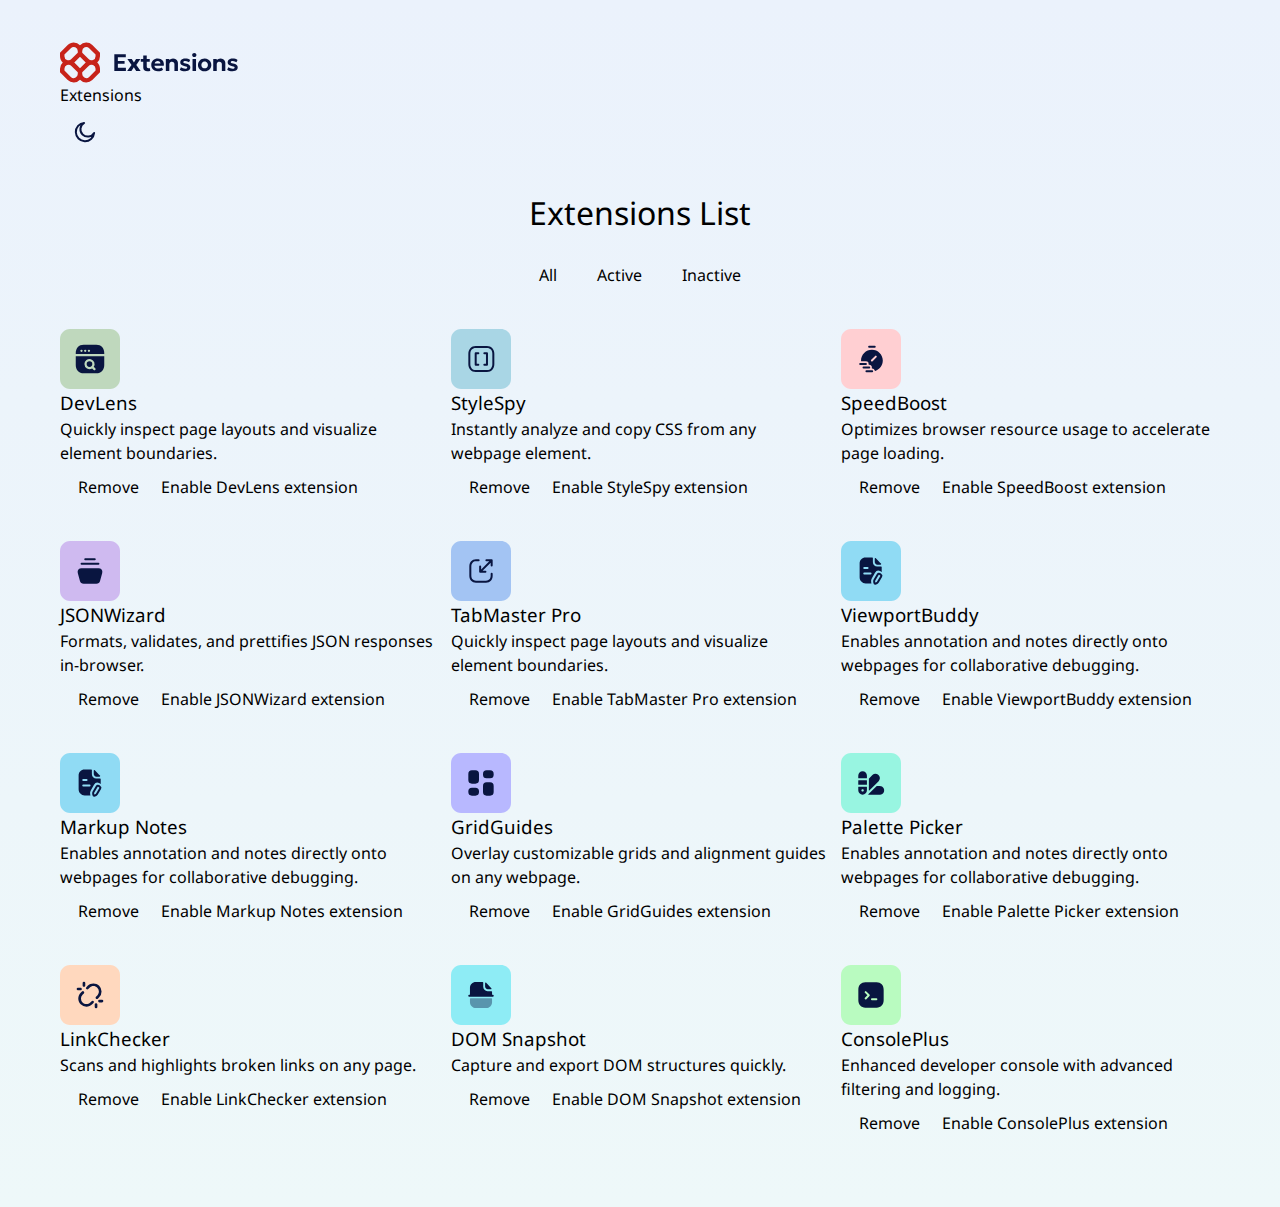
<file: index.html>
<!DOCTYPE html>
<html lang="en">
<head>
  <meta charset="UTF-8">
  <meta name="viewport" content="width=device-width, initial-scale=1.0">

  <link rel="icon" type="image/svg" sizes="32x32" href="./assets/images/site-logo.svg">
  
  <title>Browser extensions manager</title>

  <link rel="stylesheet" href="./styles/index.css">
  <link rel="stylesheet" href="./styles/components.css">
  <link rel="stylesheet" href="./styles/home.css">
</head>
<body class="container">
  <header class="header shadow-400">
      <div>
        <img src="./assets/images/logo.svg" alt="Extensions Manager Logo">
        <p class="fs-700 semibold">Extensions</p>
      </div>

      <button
        role="switch"
        class="toggle theme" 
        type="button"

        aria-label="Set current theme to dark mode"
        aria-checked="false"
      >
        <svg id="light" aria-hidden="true" aria xmlns="http://www.w3.org/2000/svg" width="22" height="22" fill="none" viewBox="0 0 22 22">
          <g clip-path="url(#a)">
            <path stroke="#FBFDFE" stroke-linecap="round" stroke-linejoin="round" stroke-width="1.98" d="M11 1.833v1.834m0 14.666v1.834M3.667 11H1.833m3.955-5.212L4.492 4.492m11.72 1.296 1.297-1.296M5.788 16.215l-1.296 1.296m11.72-1.296 1.297 1.296M20.167 11h-1.834m-2.75 0a4.583 4.583 0 1 1-9.167 0 4.583 4.583 0 0 1 9.167 0Z"/>
          </g>
          <defs>
            <clipPath id="a">
              <path fill="#fff" d="M0 0h22v22H0z"/>
            </clipPath>
          </defs>
        </svg>

        <svg id="dark" aria-hidden="true" aria xmlns="http://www.w3.org/2000/svg" width="22" height="22" fill="none" viewBox="0 0 22 22">
          <g clip-path="url(#a)">
            <path stroke="#091540" stroke-linecap="round" stroke-linejoin="round" stroke-width="1.98" d="M20.125 11.877A7.333 7.333 0 1 1 10.124 1.875a9.168 9.168 0 1 0 10.001 10.002Z"/>
          </g>
          <defs>
            <clipPath id="a">
              <path fill="#fff" d="M0 0h22v22H0z"/>
            </clipPath>
          </defs>
        </svg>
    </button>
  </header>

  <main>
    <section id="extension-controls__wrapper">
      <h1 class="fs-600 medium">Extensions List</h1>
      
      <div class="flex" style="--gap: 1.2rem">
        <button class="button active shadow-400" type="button">All</button>
        <button class="button shadow-400" type="button">Active</button>
        <button class="button shadow-400" type="button">Inactive</button>
      </div>
    </section>

    <!-- Not really happy with this one -->
    <section id="extensions">
      <article class="extension-card shadow-400" aria-labelledby="DevLens">
        <section class="extension-card__content-wrapper">
          <img src="./assets/images/logo-devlens.svg" alt="DevLens Logo">

          <section>
            <header>
              <h3
                class="fs-500 medium" 
                id="DevLens"
              >
                DevLens
              </h3>
            </header>
            
            <section>
                <p>Quickly inspect page layouts and visualize element boundaries.</p>
            </section>
          </section>
        </section>

        <footer>
          <button 
            class="button button-primary" 
            type="button"
          >
            Remove
          </button>

          <label for="toggle-dev-lens">
            <span class="sr-only">Enable DevLens extension</span>
            <input
              id="toggle-dev-lens" 
              type="checkbox"
              class="toggle switch"
              
              role="switch"
            />
          </label>
        </footer>
      </article>

      <article class="extension-card shadow-400" aria-labelledby="StyleSpy">
        <section class="extension-card__content-wrapper">
          <img src="./assets/images/logo-style-spy.svg" alt="StyleSpy Logo">

          <section>
            <header>
              <h3
                class="fs-500 medium" 
                id="StyleSpy"
              >
                StyleSpy
              </h3>
            </header>
            
            <section>
                <p>Instantly analyze and copy CSS from any webpage element.</p>
            </section>
          </section>
        </section>

        <footer>
          <button 
            class="button button-primary" 
            type="button"
          >
            Remove
          </button>

          <label for="toggle-style-spy">
            <span class="sr-only">Enable StyleSpy extension</span>
            <input
              id="toggle-style-spy" 
              type="checkbox"
              class="toggle switch"
              
              role="switch"
            />
          </label>
        </footer>
      </article>

      <article class="extension-card shadow-400" aria-labelledby="SpeedBoost">
        <section class="extension-card__content-wrapper">
          <img src="./assets/images/logo-speed-boost.svg" alt="DevLens Logo">

          <section>
            <header>
              <h3
                class="fs-500 medium" 
                id="SpeedBoost"
              >
                SpeedBoost
              </h3>
            </header>
            
            <section>
              <p>Optimizes browser resource usage to accelerate page loading.</p>
            </section>
          </section>
        </section>

        <footer>
          <button 
            class="button button-primary" 
            type="button"
          >
            Remove
          </button>

          <label for="toggle-speed-boost">
            <span class="sr-only">Enable SpeedBoost extension</span>
            <input
              id="toggle-speed-boost" 
              type="checkbox"
              class="toggle switch"
              
              role="switch"
            />
          </label>
        </footer>
      </article>

      <article class="extension-card shadow-400" aria-labelledby="JSONWizard">
        <section class="extension-card__content-wrapper">
          <img src="./assets/images/logo-tab-master-pro.svg" alt="JSONWizard Logo">

          <section>
            <header>
              <h3
                class="fs-500 medium" 
                id="JSONWizard"
              >
                JSONWizard
              </h3>
            </header>
            
            <section>
                <p>Formats, validates, and prettifies JSON responses in-browser.</p>
            </section>
          </section>
        </section>

        <footer>
          <button 
            class="button button-primary" 
            type="button"
          >
            Remove
          </button>

          <label for="toggle-json-wizard">
            <span class="sr-only">Enable JSONWizard extension</span>
            <input
              id="toggle-json-wizard" 
              type="checkbox"
              class="toggle switch"
              
              role="switch"
            />
          </label>
        </footer>
      </article>

      <article class="extension-card shadow-400" aria-labelledby="TabMaster Pro">
        <section class="extension-card__content-wrapper">
          <img src="./assets/images/logo-viewport-buddy.svg" alt="TabMaster Pro Logo">

          <section>
            <header>
              <h3
                class="fs-500 medium" 
                id="TabMaster_Pro"
              >
                TabMaster Pro
              </h3>
            </header>
            
            <section>
                <p>Quickly inspect page layouts and visualize element boundaries.</p>
            </section>
          </section>
        </section>

        <footer>
          <button 
            class="button button-primary" 
            type="button"
          >
            Remove
          </button>

          <label for="toggle-tabmaster-pro">
            <span class="sr-only">Enable TabMaster Pro extension</span>
            <input
              id="toggle-tabmaster-pro" 
              type="checkbox"
              class="toggle switch"
              
              role="switch"
            />
          </label>
        </footer>
      </article>

      <article class="extension-card shadow-400" aria-labelledby="ViewportBuddy">
        <section class="extension-card__content-wrapper">
          <img src="./assets/images/logo-markup-notes.svg" alt="ViewportBuddy Logo">

          <section>
            <header>
              <h3
                class="fs-500 medium" 
                id="ViewportBuddy"
              >
                ViewportBuddy
              </h3>
            </header>
            
            <section>
                <p>Enables annotation and notes directly onto webpages for collaborative debugging.</p>
            </section>
          </section>
        </section>

        <footer>
          <button 
            class="button button-primary" 
            type="button"
          >
            Remove
          </button>

          <label for="toggle-viewport-buddy">
            <span class="sr-only">Enable ViewportBuddy extension</span>
            <input
              id="toggle-viewport-buddy" 
              type="checkbox"
              class="toggle switch"
              
              role="switch"
            />
          </label>
        </footer>
      </article>

      <article class="extension-card shadow-400" aria-labelledby="Markup Notes">
        <section class="extension-card__content-wrapper">
          <img src="./assets/images/logo-markup-notes.svg" alt="Markup Notes Logo">

          <section>
            <header>
              <h3
                class="fs-500 medium" 
                id="Markup_Notes"
              >
                Markup Notes
              </h3>
            </header>
            
            <section>
                <p>Enables annotation and notes directly onto webpages for collaborative debugging.</p>
            </section>
          </section>
        </section>

        <footer>
          <button 
            class="button button-primary" 
            type="button"
          >
            Remove
          </button>

          <label for="toggle-markup-notes">
            <span class="sr-only">Enable Markup Notes extension</span>
            <input
              id="toggle-markup-notes" 
              type="checkbox"
              class="toggle switch"
              
              role="switch"
            />
          </label>
        </footer>
      </article>

      <article class="extension-card shadow-400" aria-labelledby="GridGuides">
        <section class="extension-card__content-wrapper">
          <img src="./assets/images/logo-grid-guides.svg" alt="GridGuides Logo">

          <section>
            <header>
              <h3
                class="fs-500 medium" 
                id="GridGuides"
              >
                GridGuides
              </h3>
            </header>
            
            <section>
                <p>Overlay customizable grids and alignment guides on any webpage.</p>
            </section>
          </section>
        </section>

        <footer>
          <button 
            class="button button-primary" 
            type="button"
          >
            Remove
          </button>

          <label for="toggle-grid-guides">
            <span class="sr-only">Enable GridGuides extension</span>
            <input
              id="toggle-grid-guides" 
              type="checkbox"
              class="toggle switch"
              
              role="switch"
            />
          </label>
        </footer>
      </article>

      <article class="extension-card shadow-400" aria-labelledby="Palette Picker">
        <section class="extension-card__content-wrapper">
          <img src="./assets/images/logo-palette-picker.svg" alt="Palette Picker Logo">

          <section>
            <header>
              <h3
                class="fs-500 medium" 
                id="Palette_Picker"
              >
                Palette Picker
              </h3>
            </header>
            
            <section>
                <p>Enables annotation and notes directly onto webpages for collaborative debugging.</p>
            </section>
          </section>
        </section>

        <footer>
          <button 
            class="button button-primary" 
            type="button"
          >
            Remove
          </button>

          <label for="toggle-pallete-picker">
            <span class="sr-only">Enable Palette Picker extension</span>
            <input
              id="toggle-pallete-picker" 
              type="checkbox"
              class="toggle switch"
              
              role="switch"
            />
          </label>
        </footer>
      </article>

      <article class="extension-card shadow-400" aria-labelledby="LinkChecker">
        <section class="extension-card__content-wrapper">
          <img src="./assets/images/logo-link-checker.svg" alt="LinkChecker Logo">

          <section>
            <header>
              <h3
                class="fs-500 medium" 
                id="LinkChecker"
              >
                LinkChecker
              </h3>
            </header>
            
            <section>
                <p>Scans and highlights broken links on any page.</p>
            </section>
          </section>
        </section>

        <footer>
          <button 
            class="button button-primary" 
            type="button"
          >
            Remove
          </button>

          <label for="toggle-link-clicker">
            <span class="sr-only">Enable LinkChecker extension</span>
            <input
              id="toggle-link-clicker" 
              type="checkbox"
              class="toggle switch"
              
              role="switch"
            />
          </label>
        </footer>
      </article>

      <article class="extension-card shadow-400" aria-labelledby="DOM Snapshot">
        <section class="extension-card__content-wrapper">
          <img src="./assets/images/logo-dom-snapshot.svg" alt="DOM Snapshot Logo">

          <section>
            <header>
              <h3
                class="fs-500 medium" 
                id="DOM_Snapshot"
              >
                DOM Snapshot
              </h3>
            </header>
            
            <section>
                <p>Capture and export DOM structures quickly.</p>
            </section>
          </section>
        </section>

        <footer>
          <button 
            class="button button-primary" 
            type="button"
          >
            Remove
          </button>

          <label for="toggle-dom-snapshot">
            <span class="sr-only">Enable DOM Snapshot extension</span>
            <input
              id="toggle-dom-snapshot" 
              type="checkbox"
              class="toggle switch"
              
              role="switch"
            />
          </label>
        </footer>
      </article>

      <article class="extension-card shadow-400" aria-labelledby="ConsolePlus">
        <section class="extension-card__content-wrapper">
          <img src="./assets/images/logo-console-plus.svg" alt="ConsolePlus Logo">

          <section>
            <header>
              <h3
                class="fs-500 medium" 
                id="ConsolePlus"
              >
                ConsolePlus
              </h3>
            </header>
            
            <section>
                <p>Enhanced developer console with advanced filtering and logging.</p>
            </section>
          </section>
        </section>

        <footer>
          <button 
            class="button button-primary" 
            type="button"
          >
            Remove
          </button>

          <label for="toggle-console-plus">
            <span class="sr-only">Enable ConsolePlus extension</span>
            <input
              id="toggle-console-plus" 
              type="checkbox"
              class="toggle switch"
              
              role="switch"
            />
          </label>
        </footer>
      </article>
    </section>
  </main>

  <script src="./scripts.js" type="text/javascript"></script>
</body>
</html>
</file>
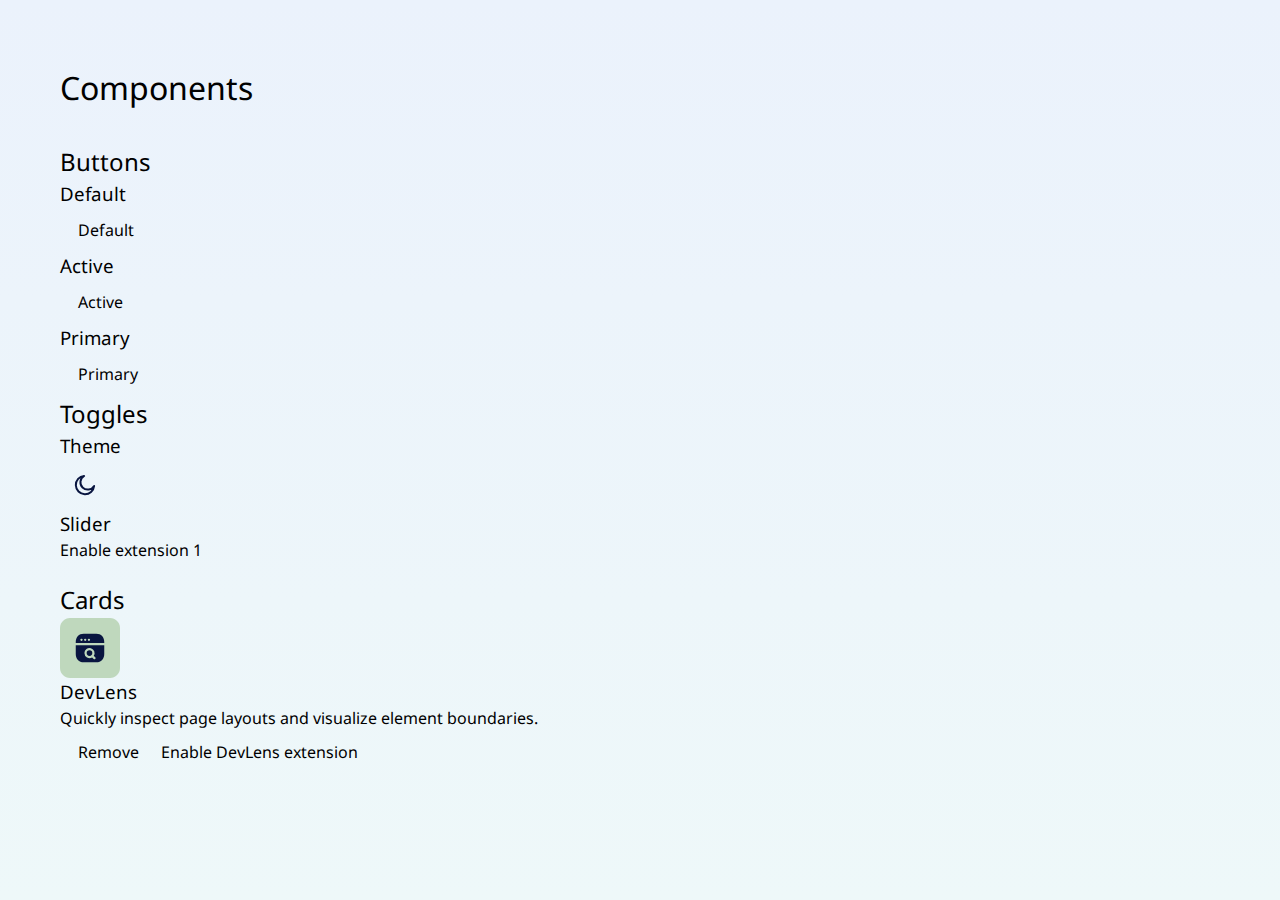
<file: components.html>
<!DOCTYPE html>
<html lang="en-US">
<head>
  <meta charset="UTF-8">
  <meta name="viewport" content="width=device-width, initial-scale=1.0">

  <link rel="icon" type="image/svg" sizes="32x32" href="./assets/images/site-logo.svg">
  
  <title>Browser extensions manager</title>

  <link rel="stylesheet" href="./styles/index.css">
  <link rel="stylesheet" href="./styles/components.css">
  <link rel="stylesheet" href="./styles/design-system.css">
</head>
<body class="container">
  <h1 class="semibold fs-700">Components</h1>
  <main class="flow" style="--flow-gap: 3.2rem;">
    <!-- NOTE: Make this aria- accessible?  -->
    <div class="flow" style="--flow-gap: 1.6rem;">
      <h2>Buttons</h2>

      <div class="flow" style="--flow-gap: 0.8rem">
        <h3>Default</h3>
        <button class="button shadow-400" type="button">Default</button>
      </div> 

      <div class="flow" style="--flow-gap: 0.8rem">
        <h3>Active</h3>
        <button class="button active shadow-400" type="button">Active</button>
      </div>

      <div class="flow" style="--flow-gap: 0.8rem">
        <h3>Primary</h3>
        <button class="button button-primary shadow-400" type="button">Primary</button>
      </div> 
    </div>

    <div class="flow" style="--flow-gap: 1.6rem;">
      <h2>Toggles</h2>

      <div class="flow" style="--flow-gap: 0.8rem">
        <h3>Theme</h3>
        <button
          role="switch"
          class="toggle theme" 
          type="button"

          aria-label="Set current theme to dark mode"
          aria-checked="false"
        >
          <svg id="light" aria-hidden="true" aria xmlns="http://www.w3.org/2000/svg" width="22" height="22" fill="none" viewBox="0 0 22 22">
            <g clip-path="url(#a)">
              <path stroke="#FBFDFE" stroke-linecap="round" stroke-linejoin="round" stroke-width="1.98" d="M11 1.833v1.834m0 14.666v1.834M3.667 11H1.833m3.955-5.212L4.492 4.492m11.72 1.296 1.297-1.296M5.788 16.215l-1.296 1.296m11.72-1.296 1.297 1.296M20.167 11h-1.834m-2.75 0a4.583 4.583 0 1 1-9.167 0 4.583 4.583 0 0 1 9.167 0Z"/>
            </g>
            <defs>
              <clipPath id="a">
                <path fill="#fff" d="M0 0h22v22H0z"/>
              </clipPath>
            </defs>
          </svg>

          <svg id="dark" aria-hidden="true" aria xmlns="http://www.w3.org/2000/svg" width="22" height="22" fill="none" viewBox="0 0 22 22">
            <g clip-path="url(#a)">
              <path stroke="#091540" stroke-linecap="round" stroke-linejoin="round" stroke-width="1.98" d="M20.125 11.877A7.333 7.333 0 1 1 10.124 1.875a9.168 9.168 0 1 0 10.001 10.002Z"/>
            </g>
            <defs>
              <clipPath id="a">
                <path fill="#fff" d="M0 0h22v22H0z"/>
              </clipPath>
            </defs>
          </svg>
        </button>
      </div> 

      <div class="flow" style="--flow-gap: 0.8rem">
        <h3>Slider</h3>
        <label for="toggle-switch-extension">
          <span class="sr-only">Enable extension 1</span>
          <input
            id="toggle-switch-extension" 
            type="checkbox"
            class="toggle switch"
            
            role="switch"
          />
        </label>
      </div>
    </div>

    <div class="flow" style="--flow-gap: 1.6rem;">
      <h2>Cards</h2>

      <div class="flow" style="--flow-gap: 0.8rem">
        <article class="extension-card shadow-400" aria-labelledby="DevLens">
          <section class="extension-card__content-wrapper">
            <img src="./assets/images/logo-devlens.svg" alt="DevLens Logo">

            <section>
              <header>
                <h3
                  class="fs-500 fw-semibold" 
                  id="DevLens"
                >
                  DevLens
                </h3>
              </header>
            
              <section>
                <p>Quickly inspect page layouts and visualize element boundaries.</p>
              </section>
            </section>
          </section>

          <footer>
            <button 
              class="button button-primary" 
              type="button"
            >
              Remove
            </button>

            <label for="toggle-dev-lens">
              <span class="sr-only">Enable DevLens extension</span>
              <input
                id="toggle-dev-lens" 
                type="checkbox"
                class="toggle switch"
                
                role="switch"
              />
            </label>
          </footer>
        </article>
      </div> 
    </div>
  </main>

  <script src="./scripts.js"></script>
</body>
</html>
</file>
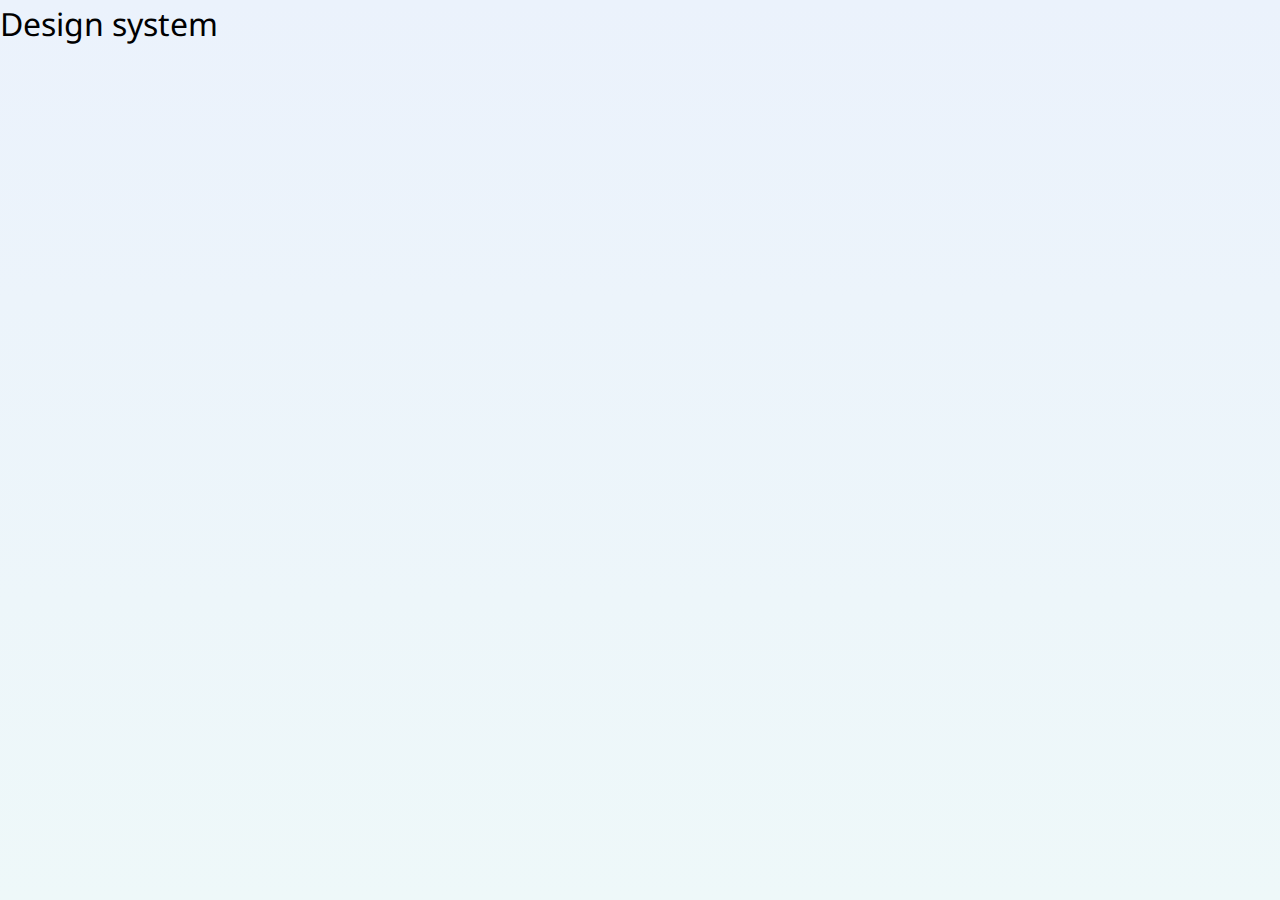
<file: design-system.html>
<!DOCTYPE html>
<html lang="en">
<head>
  <meta charset="UTF-8">
  <meta name="viewport" content="width=device-width, initial-scale=1.0">

  <link rel="icon" type="image/svg" sizes="32x32" href="./assets/images/site-logo.svg">
  
  <title>Browser extensions manager</title>

  <link rel="stylesheet" href="./styles/index.css">
</head>
<body>
  <h1>Design system</h1>
  <main>

  </main>
</body>
</html>
</file>
<file: styles/index.css>
@font-face {
  font-family: "Noto Sans";
  src: url("../assets/fonts/NotoSans-VariableFont_wdth\,wght.ttf");
}

:root {
  --fs-700: 3.4rem;
  --fs-600: 2.5rem;
  --fs-500: 2.2rem;
  --fs-400: 1.6rem;

  --ff-sans: "Noto Sans", sans-serif;

  --fw-regular: 400;
  --fw-medium: 500;
  --fw-semibold: 700;

  --clr-light-100: 0 0 78;
  --clr-light-200: 217 61 90;
  --clr-light-300: 0 0 93;
  --clr-light-400: 200 60 99;
  
  --clr-dark-100: 226 11 37;
  --clr-dark-200: 225 23 24;
  --clr-dark-300: 226 25 17;
  --clr-dark-400: 227 75 14;

  --clr-accent-100: 3 86 64;
  --clr-accent-200: 3 71 56;
  --clr-accent-300: 3 77 44;

  --bg-light-gradient: linear-gradient(180deg, #EBF2FC 0%, #EEF8F9 100%);
  --bg-dark-gradient: linear-gradient(180deg, #040918 0%, #091540 100%);
}

/* === reset === */

*,
*::before,
*::after {
  margin: 0;
  padding: 0;
  box-sizing: inherit;
}

html {
  font-size: 62.5%;
}

body {  
  min-height: 100vh;

  font-size: var(--fs-400);
  font-family: var(--ff-sans);
  font-weight: var(--fw-regular);
  line-height: 1.5;

  /* TODO: Update the variable name such that it respects the active theme */
  background: 
    var(--bg-light-gradient)
    no-repeat;

  box-sizing: border-box;
}

ul,
ol {
  list-style-type: none;
}

img,
picture {
  display: block;
  max-width: 100%;
}

input,
button,
textarea,
select {
  font: inherit;
}

h1,
h2,
h3,
h4,
h5,
h6,
p {
  font-weight: var(--fw-regular);
}

a:link,
a:visited {
  text-decoration: none;
}

button {
  color: inherit;
  border: none;
  background-color: transparent;
}

/* === end of reset === */

@media (prefers-reduced-motion: reduce) {  
  *,
  *::before,
  *::after {
    animation-duration: 0.01ms !important;
    animation-iteration-count: 1 !important;
    transition-duration: 0.01ms !important;
    scroll-behavior: auto !important;
  }
}

/* === utilities === */

.container {
  max-width: 120rem;
  margin-inline: auto;
  padding-inline: var(--container-padding, 2rem);
}

/* === end of utilities === */
</file>
<file: styles/components.css>
/* === button === */

.button[type="button"] {
  padding-block: 1rem;
  padding-inline: 1.8rem;

  font-size: var(--fs-400);
  background-color: var(--btn-bg);
  border: 1px solid var(--btn-border);
  border-radius: 1.5em;

  transition: 
    color 200ms ease-in,
    background-color 200ms ease-in;
}

.button[type="button"]:hover {
  background-color: var(--btn-bg-hover);
}

.button[type="button"]:focus {
  outline: 2px solid var(--btn-outline-focus);
  outline-offset: 2px;
}

.button[type="button"].active {
  color: var(--btn-color-active);
  background-color: var(--btn-border-active);
  border: 1px solid var(--btn-bg-active);
}

.button[type="button"].active:hover {
  background-color: var(--btn-bg-active-hover);
}

.button[type="button"].button-primary:hover {
  color: var(--btn-color-primary-hover);
  border-color: var(--btn-border-color-primary-hover);
  background-color: var(--btn-bg-primary-hover);
}

/* === end of button === */

/* === theme toggle button */

.toggle.theme[type="button"][role="switch"] {
  display: flex;
  align-items: center;
  justify-content: center;
  padding: 0.9rem 1.4rem;

  border-radius: 1.2rem;
  
  aspect-ratio: 1;
  transition: background-color 200ms ease-in;
}

.toggle.theme[type="button"][role="switch"] {
  background-color: var(--toggle-theme-bg);
}

.toggle.theme[type="button"][role="switch"]:hover {
  background-color: var(--toggle-theme-bg-hover);
}

.toggle.theme[type="button"][role="switch"][aria-checked="false"] {
  & #light {
    display: none;
  }

  & #dark {
    display: block;
  }
}

.toggle.theme[type="button"][role="switch"][aria-checked="true"] {
    & #light {
    display: block;
  }

  & #dark {
    display: none;
  }
}

.toggle[type="button"][role="switch"]:focus {
  outline: 2px solid var(--toggle-outline-focus);
  outline-offset: 2px;
}

/* === end of theme toggle button */

/* === toggle switch ===  */

input.toggle.switch[type="checkbox"][role="switch"] {
  --thumb-size: 1.6rem;
  --thumb-position: 0%;

  --track-padding: 0.2rem;
  --track-size: 3.6rem;

  display: grid;
  align-items: center;
  grid: [track] 1fr / [track] 1fr;
  inline-size: var(--track-size);
  padding: var(--track-padding);
  
  background-color: var(--toggle-switch-track-bg);
  border: none;
  border-radius: var(--track-size);
  
  appearance: none;
  cursor: pointer;

  &::after {
    content: "";
    grid-area: track;
    inline-size: var(--thumb-size);

    background-color: var(--toggle-switch-thumb-bg);
    border-radius: 50%;

    transform: translateX(var(--thumb-position));
    transition:
      background-color 200ms ease,
      transform 200ms ease,
      box-shadow 250ms ease;
    aspect-ratio: 1;
  }

  &:checked {
    --thumb-position: 100%;
    background-color: var(--toggle-switch-track-bg-checked);
  }
}

input.toggle.switch[type="checkbox"][role="switch"]:focus {
  outline: 2px solid var(--toggle-outline-focus);
  outline-offset: 2px;
}

/* === end of toggle switch ===  */
</file>
<file: styles/home.css>
body {
  padding-block: 4.2rem;
}

#extension-controls__wrapper {
  display: flex;
  align-items: center;
  flex-direction: column;
  gap: 1.6rem;
  margin-block: 3.2rem;
}

#extensions {
  display: grid;
  grid-template-columns: repeat( auto-fill, minmax(30rem, 1fr) );
  gap: 1.2rem; 
}
</file>
<file: styles/design-system.css>
body {
  padding-block: 6.4rem;
}

h1 {
  margin-bottom: 3.2rem;
}
</file>
